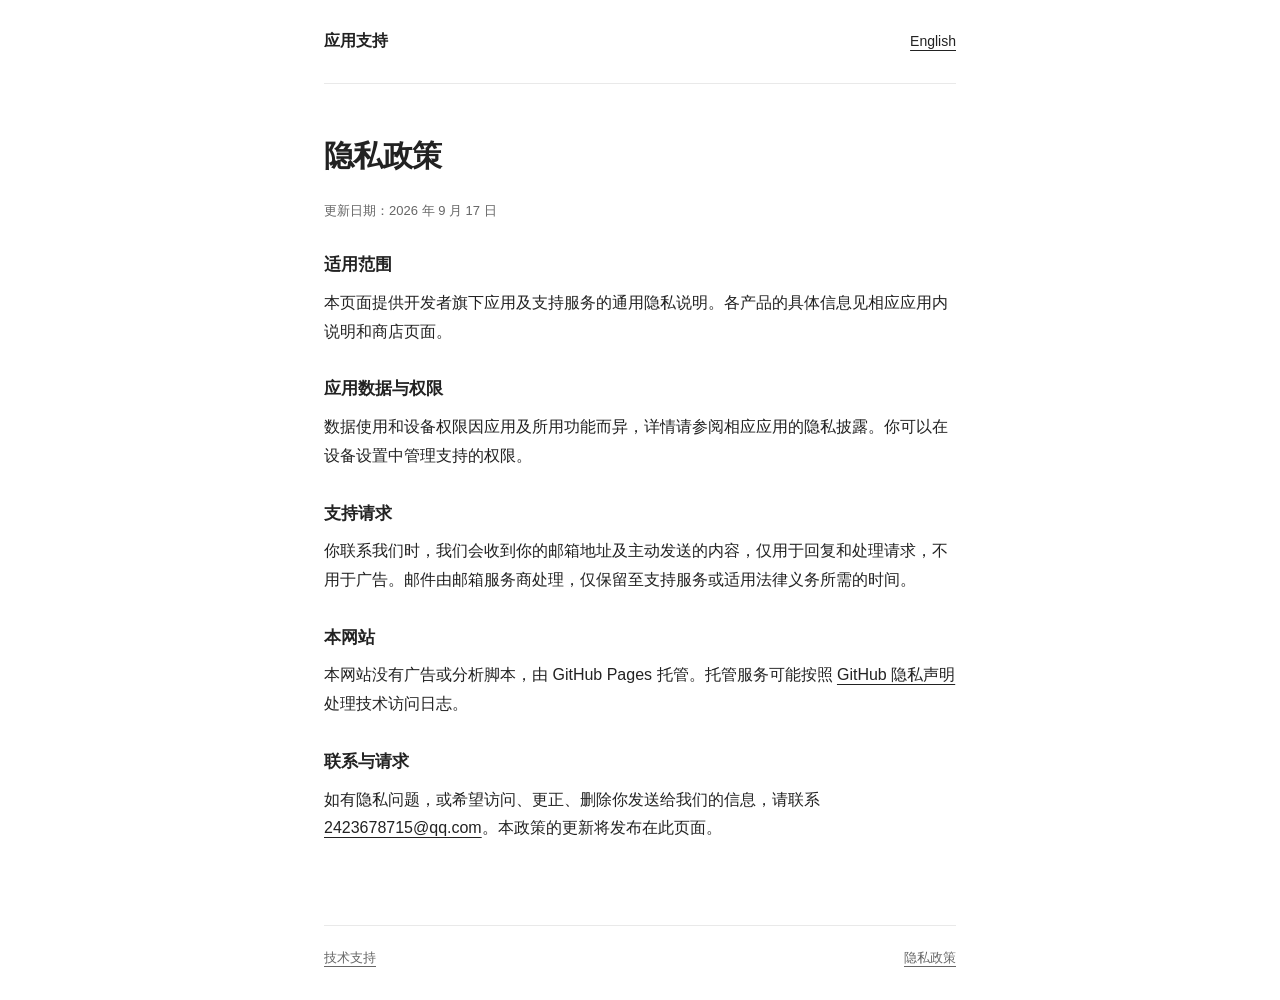
<file: privacy-zh.html>
<!doctype html><html lang="zh-Hans"><head><meta charset="utf-8"><meta name="viewport" content="width=device-width,initial-scale=1"><title>隐私政策</title><meta name="description" content="隐私政策"><link rel="stylesheet" href="style.css"><link rel="icon" href="data:,"></head><body><div class="wrap"><a class="skip" href="#main">跳至正文</a><header><a href="index-zh.html">应用支持</a><nav aria-label="导航"><a href="privacy.html" lang="en">English</a></nav></header><main id="main"><h1>隐私政策</h1><p class="muted">更新日期：2026 年 9 月 17 日</p><h2>适用范围</h2><p>本页面提供开发者旗下应用及支持服务的通用隐私说明。各产品的具体信息见相应应用内说明和商店页面。</p><h2>应用数据与权限</h2><p>数据使用和设备权限因应用及所用功能而异，详情请参阅相应应用的隐私披露。你可以在设备设置中管理支持的权限。</p><h2>支持请求</h2><p>你联系我们时，我们会收到你的邮箱地址及主动发送的内容，仅用于回复和处理请求，不用于广告。邮件由邮箱服务商处理，仅保留至支持服务或适用法律义务所需的时间。</p><h2>本网站</h2><p>本网站没有广告或分析脚本，由 GitHub Pages 托管。托管服务可能按照 <a href="https://docs.github.com/en/site-policy/privacy-policies/github-general-privacy-statement">GitHub 隐私声明</a>处理技术访问日志。</p><h2>联系与请求</h2><p>如有隐私问题，或希望访问、更正、删除你发送给我们的信息，请联系 <a href="mailto:2423678715@qq.com">2423678715@qq.com</a>。本政策的更新将发布在此页面。</p></main><footer><a href="support-zh.html">技术支持</a><a href="privacy-zh.html">隐私政策</a></footer></div></body></html>
</file>
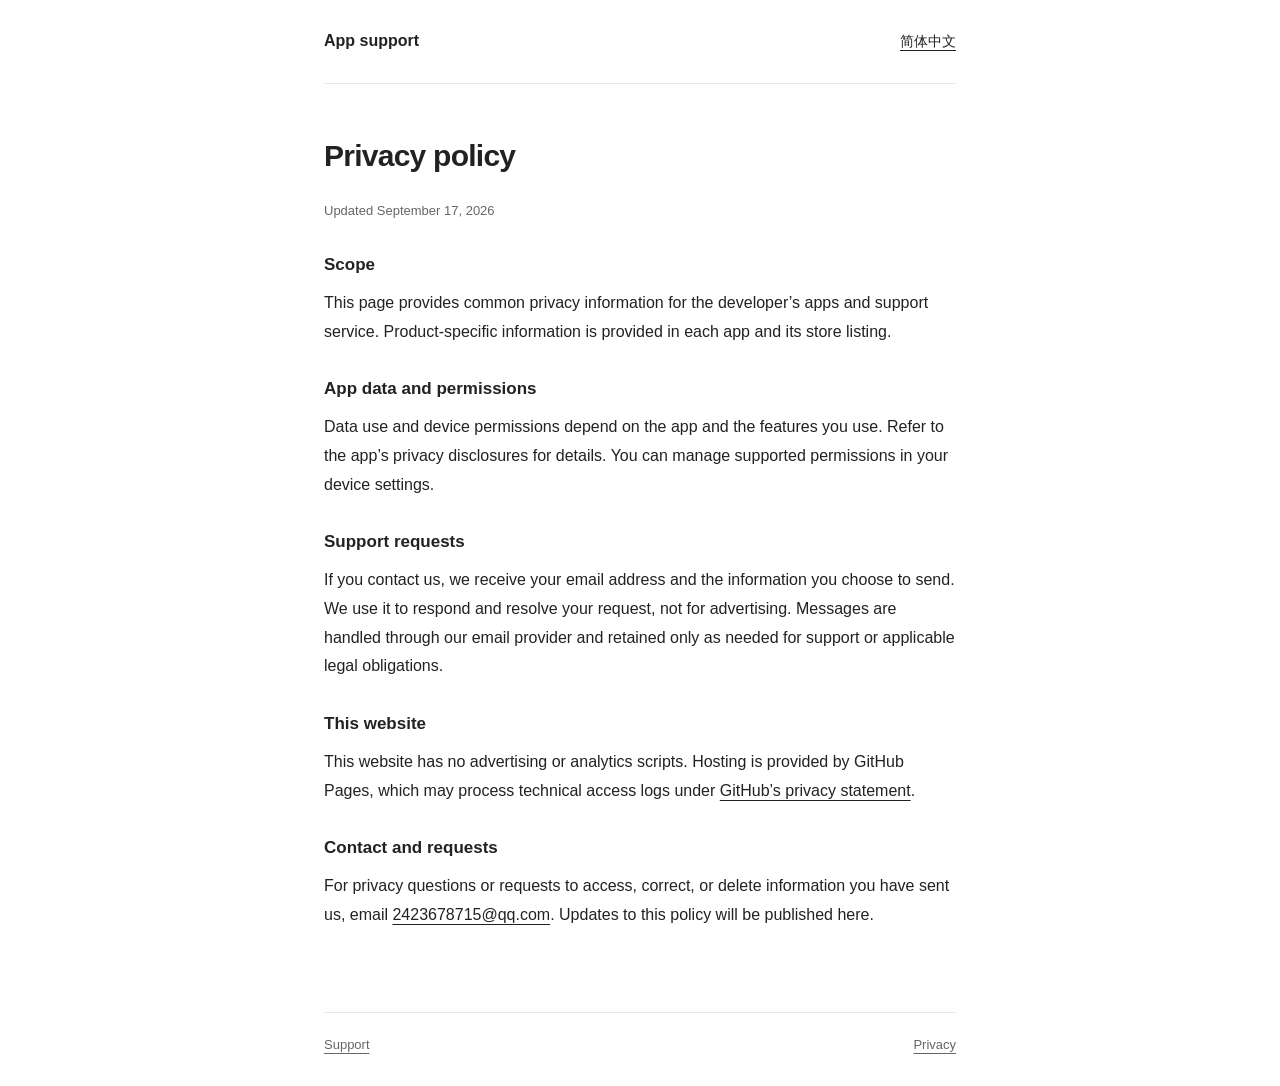
<file: privacy.html>
<!doctype html><html lang="en"><head><meta charset="utf-8"><meta name="viewport" content="width=device-width,initial-scale=1"><title>Privacy policy</title><meta name="description" content="Privacy policy"><link rel="stylesheet" href="style.css"><link rel="icon" href="data:,"></head><body><div class="wrap"><a class="skip" href="#main">Skip to content</a><header><a href="index.html">App support</a><nav aria-label="Navigation"><a href="privacy-zh.html" lang="zh-Hans">简体中文</a></nav></header><main id="main"><h1>Privacy policy</h1><p class="muted">Updated September 17, 2026</p><h2>Scope</h2><p>This page provides common privacy information for the developer’s apps and support service. Product-specific information is provided in each app and its store listing.</p><h2>App data and permissions</h2><p>Data use and device permissions depend on the app and the features you use. Refer to the app’s privacy disclosures for details. You can manage supported permissions in your device settings.</p><h2>Support requests</h2><p>If you contact us, we receive your email address and the information you choose to send. We use it to respond and resolve your request, not for advertising. Messages are handled through our email provider and retained only as needed for support or applicable legal obligations.</p><h2>This website</h2><p>This website has no advertising or analytics scripts. Hosting is provided by GitHub Pages, which may process technical access logs under <a href="https://docs.github.com/en/site-policy/privacy-policies/github-general-privacy-statement">GitHub’s privacy statement</a>.</p><h2>Contact and requests</h2><p>For privacy questions or requests to access, correct, or delete information you have sent us, email <a href="mailto:2423678715@qq.com">2423678715@qq.com</a>. Updates to this policy will be published here.</p></main><footer><a href="support.html">Support</a><a href="privacy.html">Privacy</a></footer></div></body></html>
</file>
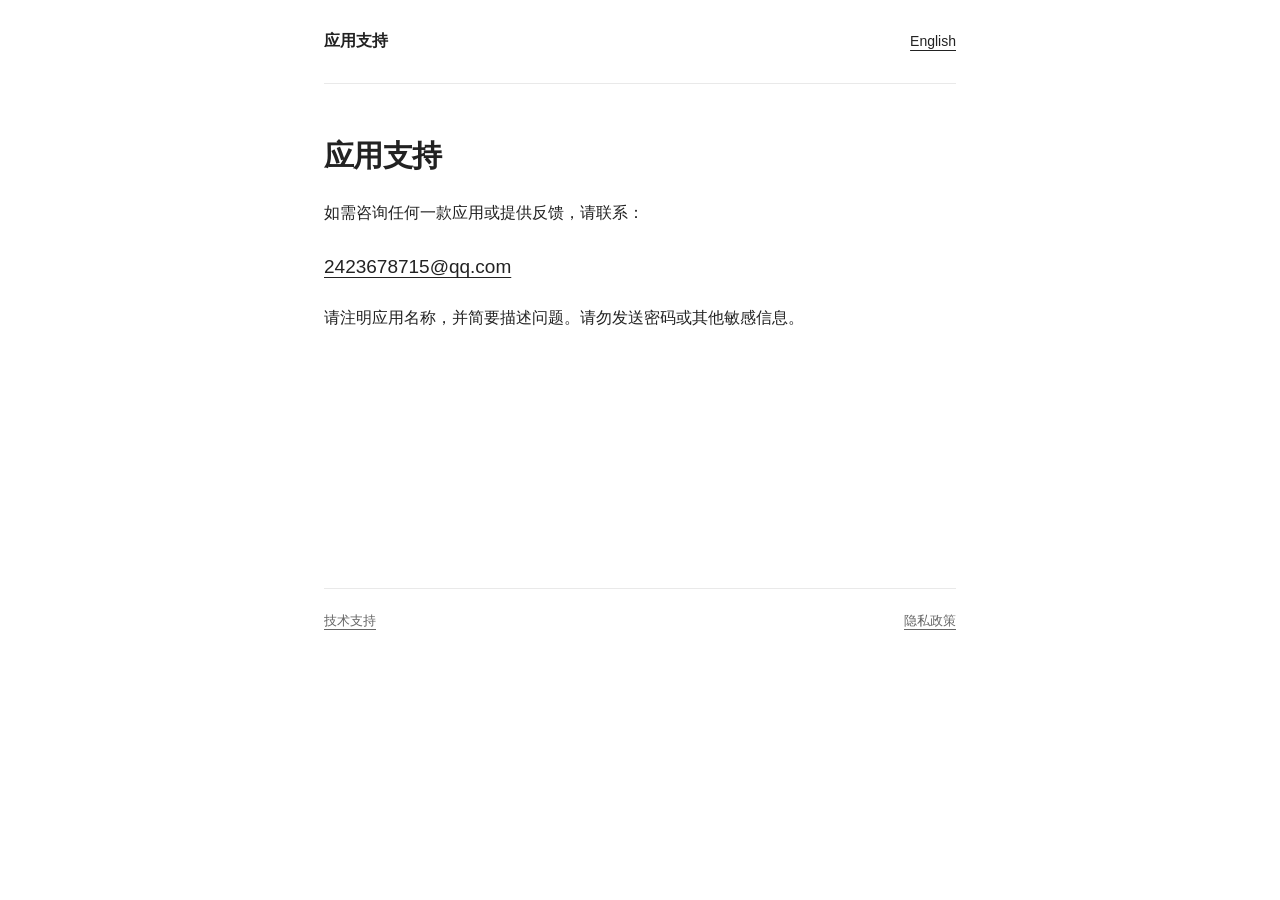
<file: support-zh.html>
<!doctype html><html lang="zh-Hans"><head><meta charset="utf-8"><meta name="viewport" content="width=device-width,initial-scale=1"><title>应用支持</title><meta name="description" content="应用支持"><link rel="stylesheet" href="style.css"><link rel="icon" href="data:,"></head><body><div class="wrap"><a class="skip" href="#main">跳至正文</a><header><a href="index-zh.html">应用支持</a><nav aria-label="导航"><a href="support.html" lang="en">English</a></nav></header><main id="main"><h1>应用支持</h1><p>如需咨询任何一款应用或提供反馈，请联系：</p><a class="email" href="mailto:2423678715@qq.com">2423678715@qq.com</a><p>请注明应用名称，并简要描述问题。请勿发送密码或其他敏感信息。</p></main><footer><a href="support-zh.html">技术支持</a><a href="privacy-zh.html">隐私政策</a></footer></div></body></html>
</file>
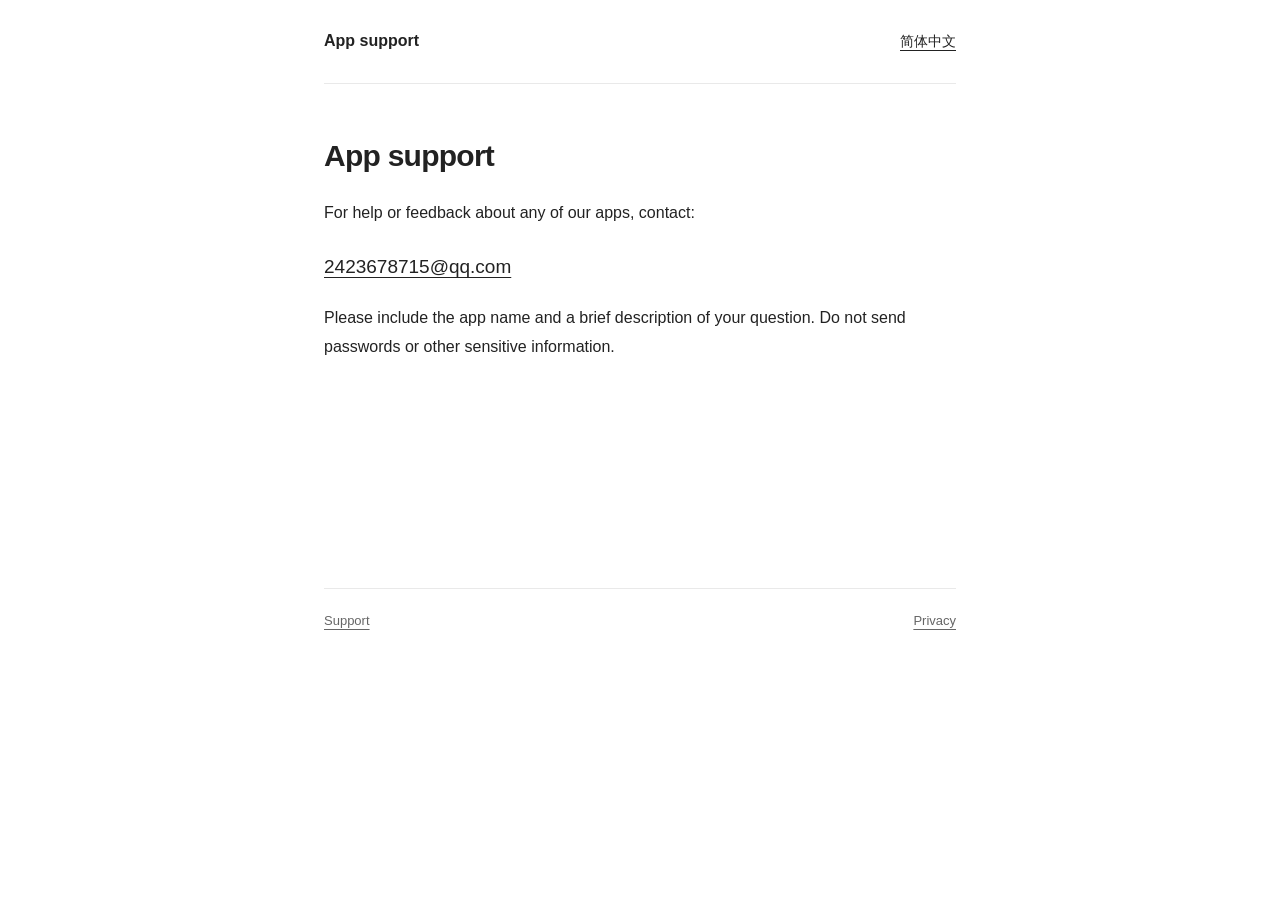
<file: support.html>
<!doctype html><html lang="en"><head><meta charset="utf-8"><meta name="viewport" content="width=device-width,initial-scale=1"><title>App support</title><meta name="description" content="App support"><link rel="stylesheet" href="style.css"><link rel="icon" href="data:,"></head><body><div class="wrap"><a class="skip" href="#main">Skip to content</a><header><a href="index.html">App support</a><nav aria-label="Navigation"><a href="support-zh.html" lang="zh-Hans">简体中文</a></nav></header><main id="main"><h1>App support</h1><p>For help or feedback about any of our apps, contact:</p><a class="email" href="mailto:2423678715@qq.com">2423678715@qq.com</a><p>Please include the app name and a brief description of your question. Do not send passwords or other sensitive information.</p></main><footer><a href="support.html">Support</a><a href="privacy.html">Privacy</a></footer></div></body></html>
</file>
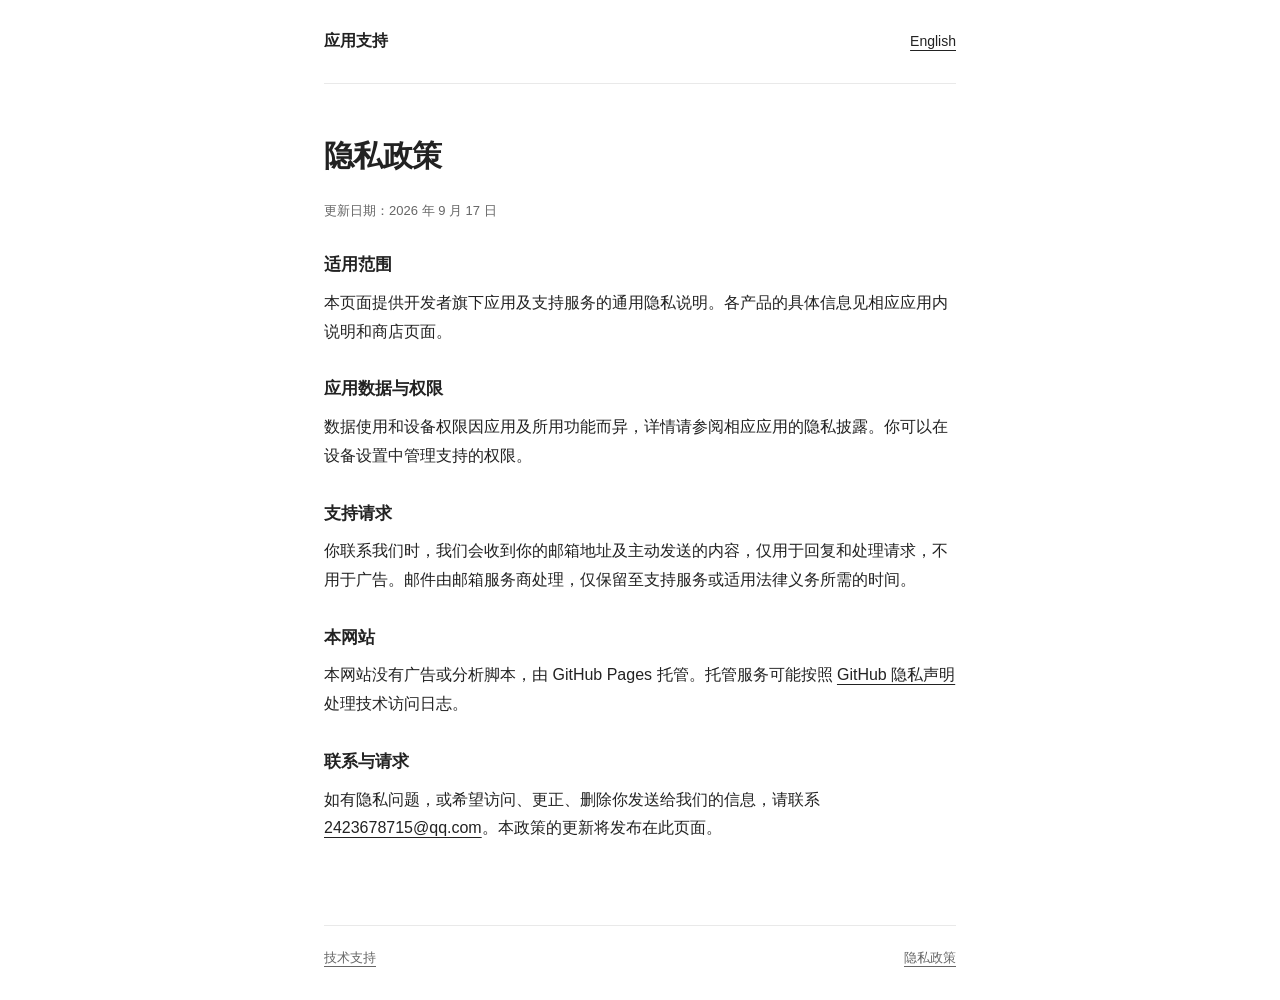
<file: turtle-timer-privacy-zh.html>
<!doctype html><html lang="zh-Hans"><head><meta charset="utf-8"><meta name="viewport" content="width=device-width,initial-scale=1"><meta http-equiv="refresh" content="0;url=privacy-zh.html"><title>隐私政策</title><link rel="canonical" href="privacy-zh.html"></head><body><a href="privacy-zh.html">隐私政策</a></body></html>
</file>
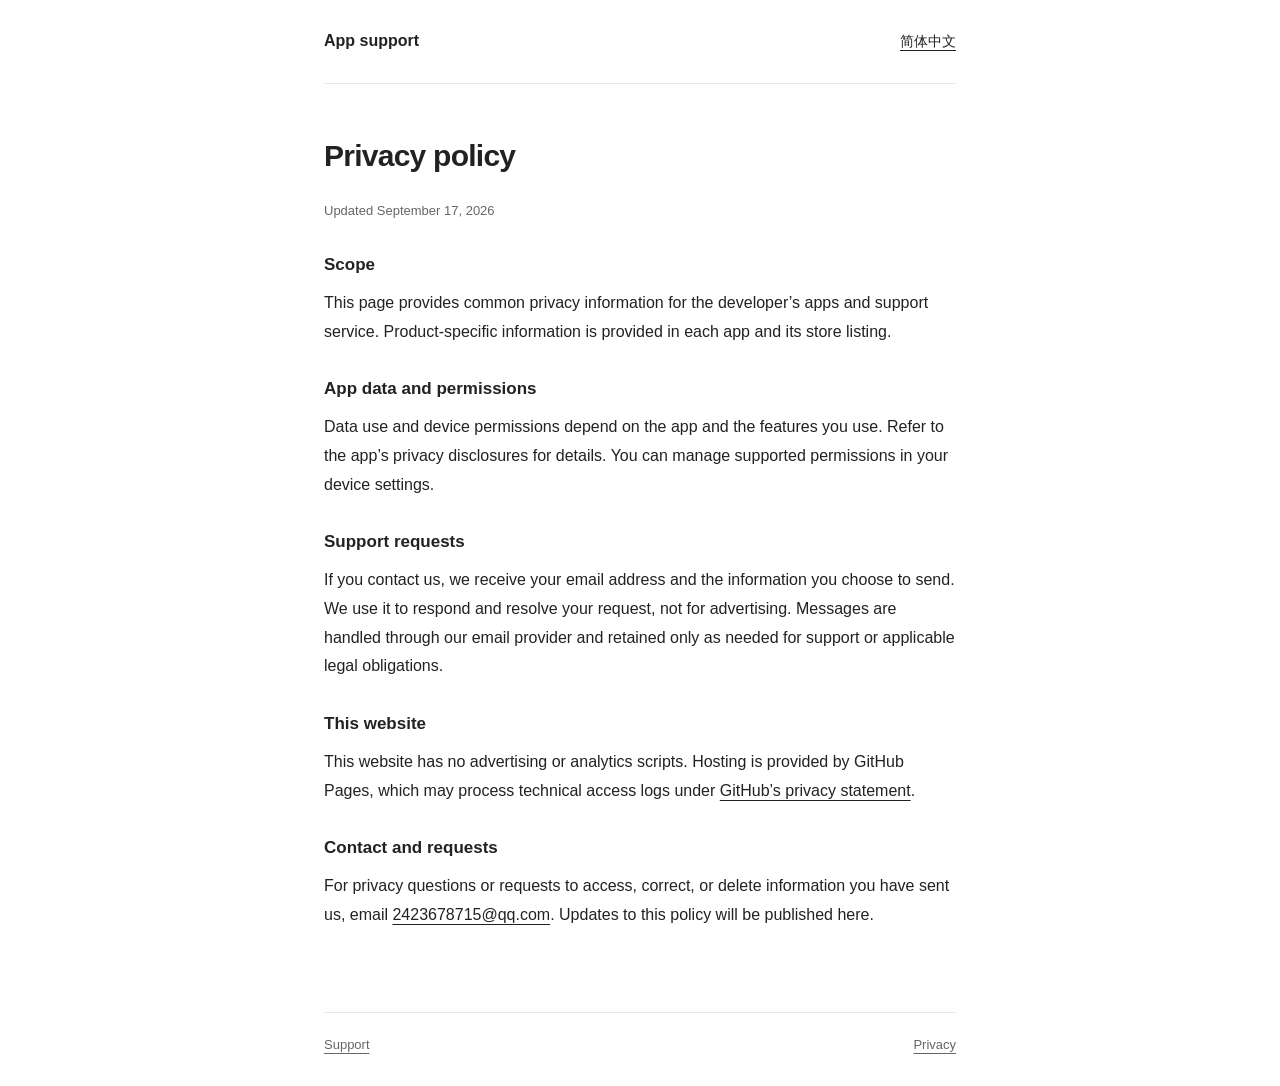
<file: turtle-timer-privacy.html>
<!doctype html><html lang="en"><head><meta charset="utf-8"><meta name="viewport" content="width=device-width,initial-scale=1"><meta http-equiv="refresh" content="0;url=privacy.html"><title>Privacy policy</title><link rel="canonical" href="privacy.html"></head><body><a href="privacy.html">Privacy policy</a></body></html>
</file>
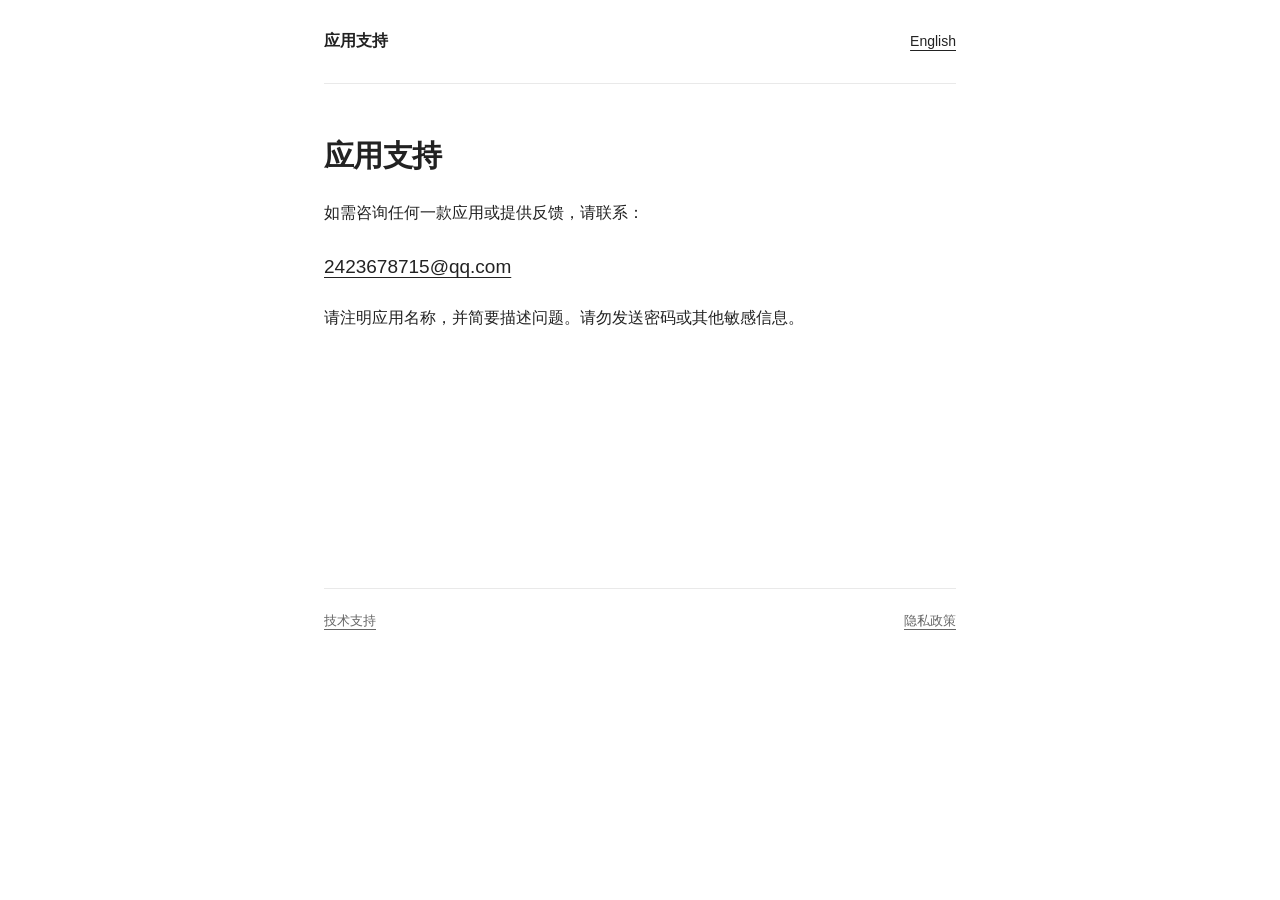
<file: turtle-timer-support-zh.html>
<!doctype html><html lang="zh-Hans"><head><meta charset="utf-8"><meta name="viewport" content="width=device-width,initial-scale=1"><meta http-equiv="refresh" content="0;url=support-zh.html"><title>应用支持</title><link rel="canonical" href="support-zh.html"></head><body><a href="support-zh.html">应用支持</a></body></html>
</file>
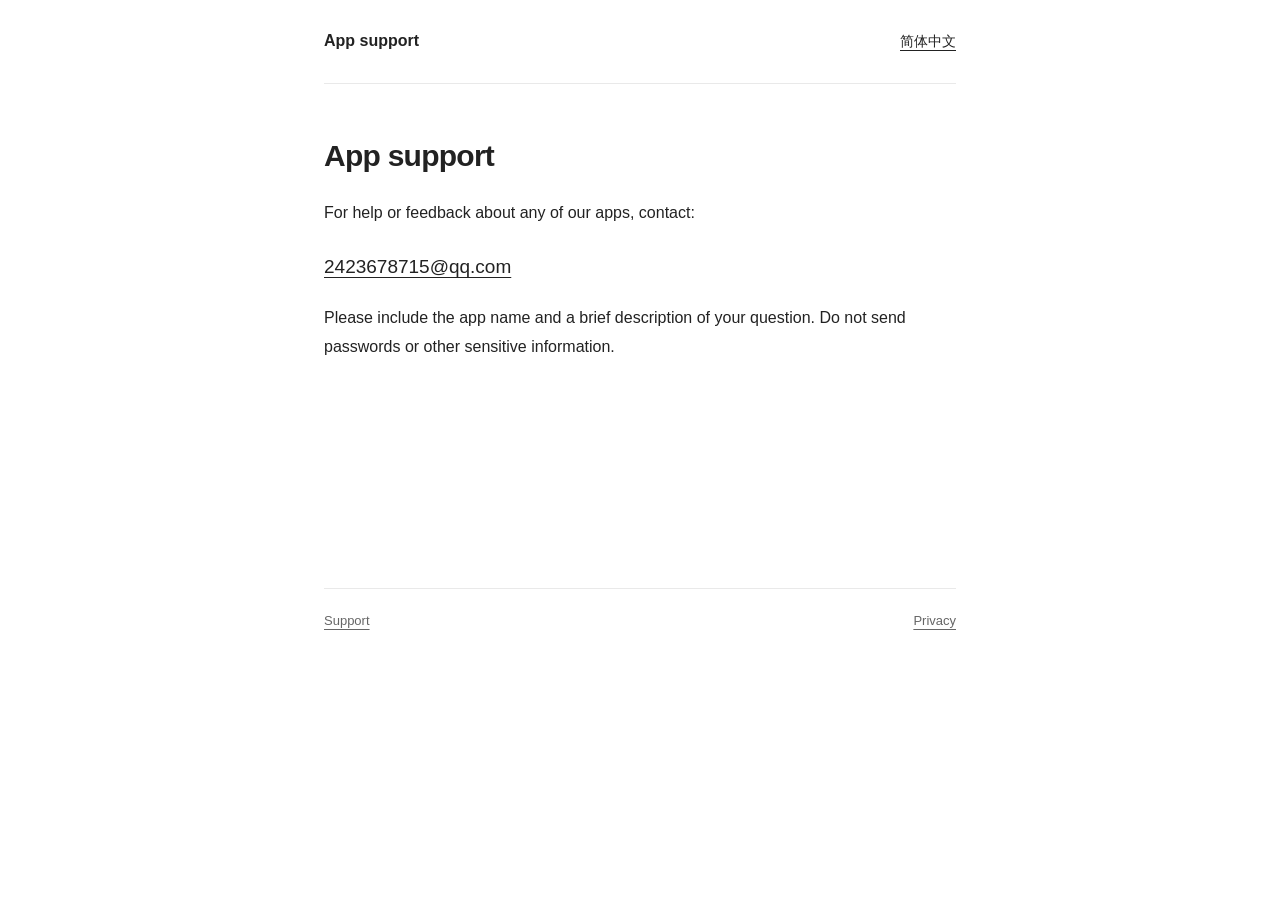
<file: turtle-timer-support.html>
<!doctype html><html lang="en"><head><meta charset="utf-8"><meta name="viewport" content="width=device-width,initial-scale=1"><meta http-equiv="refresh" content="0;url=support.html"><title>App support</title><link rel="canonical" href="support.html"></head><body><a href="support.html">App support</a></body></html>
</file>
<file: style.css>
*{box-sizing:border-box}html{color-scheme:light}body{margin:0;background:#fff;color:#222;font:16px/1.8 -apple-system,BlinkMacSystemFont,"Segoe UI","PingFang SC",sans-serif}.wrap{max-width:680px;margin:auto;padding:0 24px}header{display:flex;align-items:center;justify-content:space-between;gap:20px;padding:27px 0;border-bottom:1px solid #e9e9e9}a{color:inherit;text-underline-offset:4px}nav{display:flex;gap:20px;font-size:14px}header>a{text-decoration:none;font-weight:600}main{padding:52px 0 64px;min-height:56vh}h1{font-size:30px;line-height:1.3;font-weight:600;letter-spacing:-.025em;margin:0 0 24px}h2{font-size:17px;margin:28px 0 8px}p{margin:0 0 18px}.muted,footer{color:#666;font-size:13px}.email{display:inline-block;font-size:19px;margin:4px 0 20px;overflow-wrap:anywhere}footer{border-top:1px solid #e9e9e9;padding:20px 0 30px;display:flex;justify-content:space-between;gap:20px}.skip{position:absolute;top:-90px;background:#fff;padding:12px}.skip:focus{top:0}a:focus-visible{outline:2px solid #555;outline-offset:4px}@media(max-width:440px){header{align-items:flex-start}nav{gap:14px}h1{font-size:27px}main{padding-top:38px}footer{flex-wrap:wrap}}
</file>
